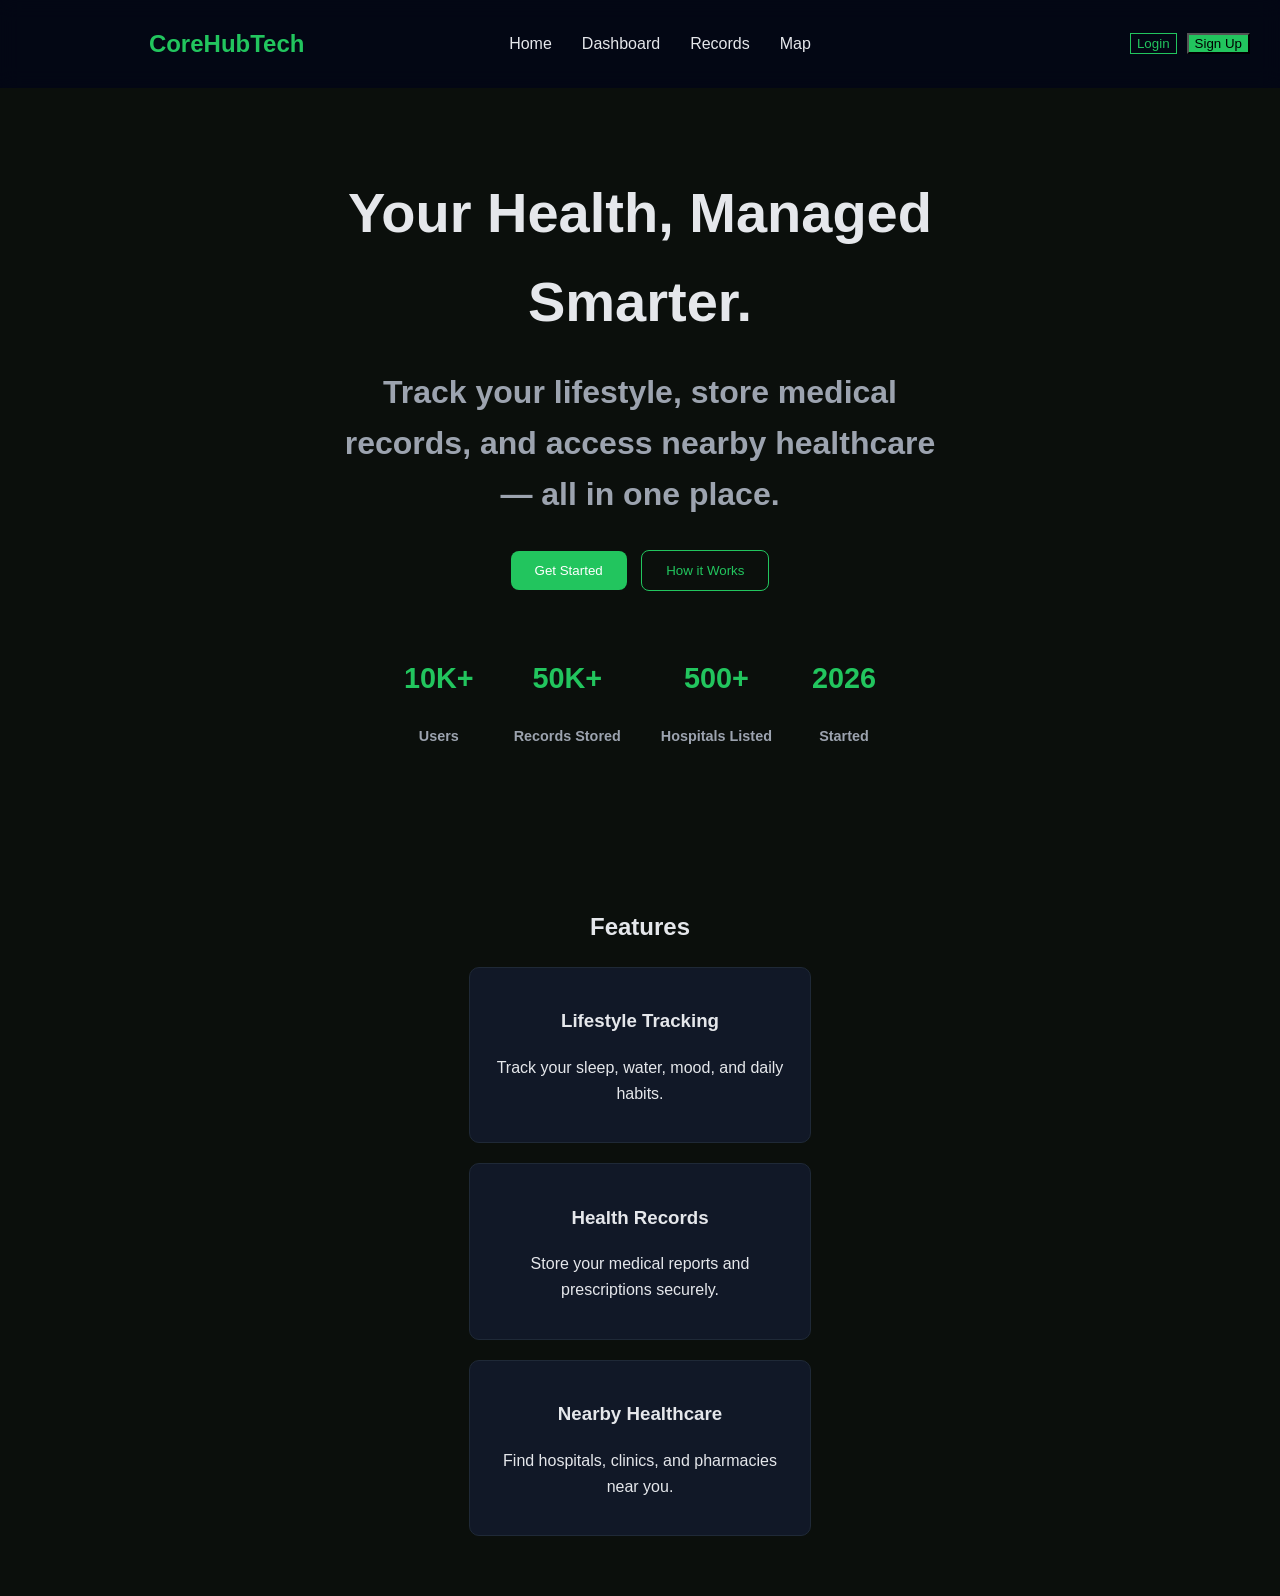
<file: index.html>
<!DOCTYPE html>
<html lang="en">
<head>
  <meta charset="UTF-8">
  <title>CoreHubTech</title>
  <meta name="viewport" content="width=device-width, initial-scale=1.0">

<link rel="stylesheet" href="style.css">

</head>

<body>

<nav class="navbar">
  
  <div class="nav-left">
    <span class="logo">CoreHubTech</span>
  </div>

  <ul class="nav-center">
    <li><a href="#">Home</a></li>
    <li><a href="#">Dashboard</a></li>
    <li><a href="#">Records</a></li>
    <li><a href="#">Map</a></li>
  </ul>

  <div class="nav-right">
    <button class="login">Login</button>
    <button class="signup">Sign Up</button>
  </div>

</nav>

<section class="hero">
  <h1>Your Health, Managed Smarter.</h1>

  <p>
    Track your lifestyle, store medical records, and access nearby healthcare — all in one place.
  </p>

  <div class="hero-buttons">
    <button class="primary-btn">Get Started</button>
    <button class="secondary-btn">How it Works</button>
  </div>

  <div class="stats">
    <div>
      <h2>10K+</h2>
      <p>Users</p>
    </div>
    <div>
      <h2>50K+</h2>
      <p>Records Stored</p>
    </div>
    <div>
      <h2>500+</h2>
      <p>Hospitals Listed</p>
    </div>
    <div>
      <h2>2026</h2>
      <p>Started</p>
    </div>
  </div>
</section>

<div class="section">
  <h2>Features</h2>

  <div class="card">
    <h3>Lifestyle Tracking</h3>
    <p>Track your sleep, water, mood, and daily habits.</p>
  </div>

  <div class="card">
    <h3>Health Records</h3>
    <p>Store your medical reports and prescriptions securely.</p>
  </div>

  <div class="card">
    <h3>Nearby Healthcare</h3>
    <p>Find hospitals, clinics, and pharmacies near you.</p>
  </div>
</div>

</body>
</html>
</file>
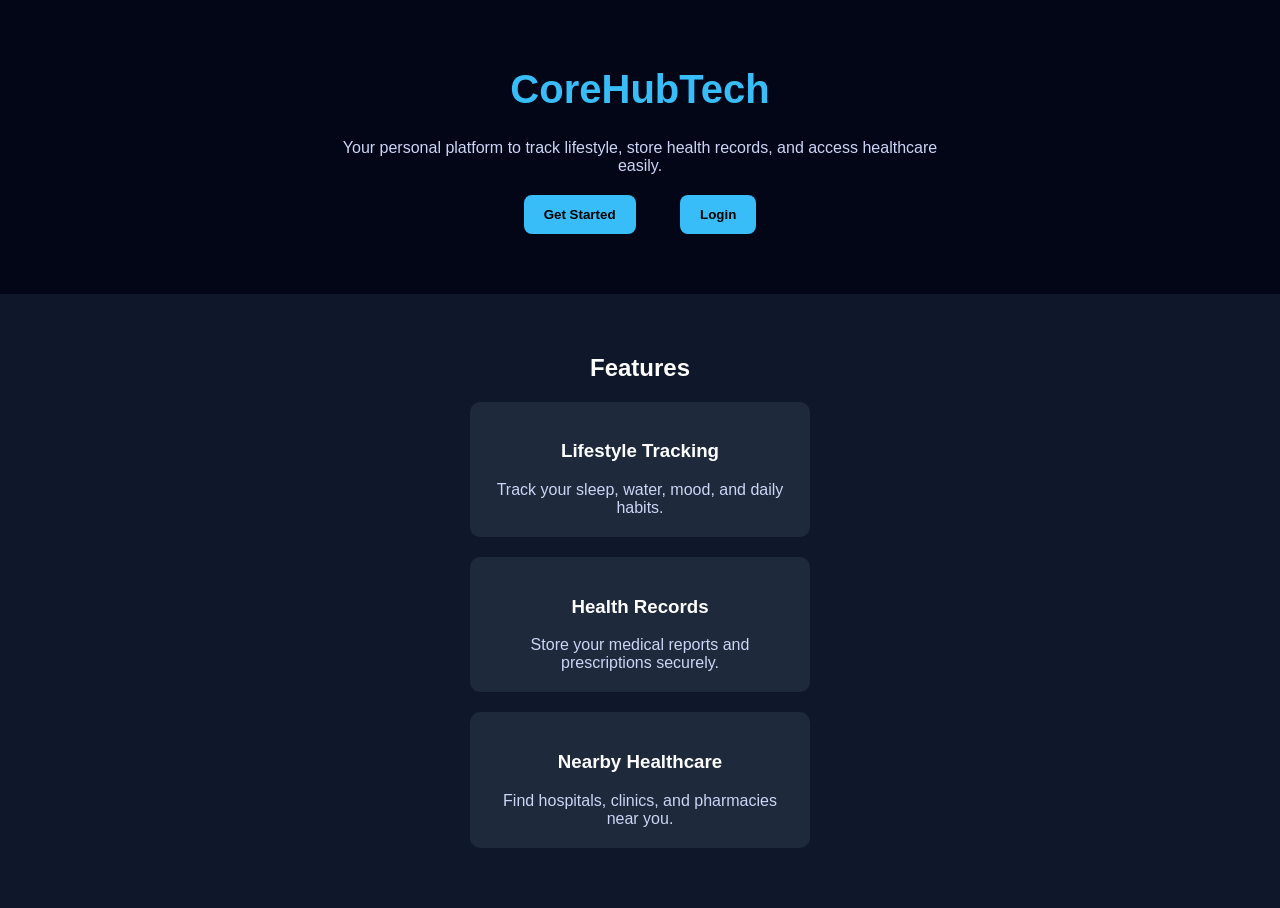
<file: CoreHub/index.html>
<!DOCTYPE html>
<html lang="en">
<head>
  <meta charset="UTF-8">
  <title>CoreHubTech</title>
  <meta name="viewport" content="width=device-width, initial-scale=1.0">

  <style>
    body {
      margin: 0;
      font-family: Arial, sans-serif;
      background: #0f172a;
      color: white;
      text-align: center;
    }

    header {
      padding: 40px;
      background: #020617;
    }

    h1 {
      font-size: 2.5rem;
      color: #38bdf8;
    }

    p {
      max-width: 600px;
      margin: auto;
      color: #cbd5f5;
    }

    .btn {
      margin: 20px;
      padding: 12px 20px;
      border: none;
      border-radius: 8px;
      background: #38bdf8;
      color: black;
      cursor: pointer;
      font-weight: bold;
    }

    .section {
      padding: 40px 20px;
    }

    .card {
      background: #1e293b;
      margin: 20px auto;
      padding: 20px;
      border-radius: 10px;
      max-width: 300px;
    }
  </style>
</head>

<body>

<header>
  <h1>CoreHubTech</h1>
  <p>Your personal platform to track lifestyle, store health records, and access healthcare easily.</p>
  <button class="btn">Get Started</button>
  <button class="btn">Login</button>
</header>

<div class="section">
  <h2>Features</h2>

  <div class="card">
    <h3>Lifestyle Tracking</h3>
    <p>Track your sleep, water, mood, and daily habits.</p>
  </div>

  <div class="card">
    <h3>Health Records</h3>
    <p>Store your medical reports and prescriptions securely.</p>
  </div>

  <div class="card">
    <h3>Nearby Healthcare</h3>
    <p>Find hospitals, clinics, and pharmacies near you.</p>
  </div>
</div>

</body>
</html>
</file>
<file: style.css>
body {
  margin: 0;
  font-family: Arial, sans-serif;
  background: #0b0f0c;
  color: #e5e7eb;
  text-align: center;
  line-height: 1.6;
}

/* Navbar */
.navbar {
  display: flex;
  align-items: center;
  justify-content: space-between;
  padding: 15px 30px;
  background: rgba(2, 6, 23, 0.8);
  backdrop-filter: blur(10px);
}

/* LEFT (logo) */
.nav-left {
  flex: 1;
}

.logo {
  font-size: 1.5rem;
  font-weight: bold;
  color: #22c55e;
}

/* CENTER (links) */
.nav-center {
  flex: 1;
  display: flex;
  justify-content: center;
  gap: 30px;
  list-style: none;
}

.nav-center a {
  text-decoration: none;
  color: #e5e7eb;
}

.nav-center a:hover {
  color: #22c55e;
}

/* RIGHT (buttons) */
.nav-right {
  flex: 1;
  display: flex;
  justify-content: flex-end;
  gap: 10px;
}

/* Buttons */
.auth-buttons button {
  margin-left: 10px;
  padding: 8px 15px;
  border-radius: 6px;
  border: none;
  cursor: pointer;
}

.login {
  background: transparent;
  border: 1px solid #22c55e;
  color: #22c55e;
}

.signup {
  background: #22c55e;
  color: black;
}

/* Header */
.hero {
  padding: 80px 20px;
  text-align: center;
}

.hero h1 {
  font-size: 3.5rem;
  max-width: 700px;
  margin: auto;
  font-weight: bold;
}

.hero p {
  margin: 20px auto;
  font-size: 2rem;
  font-weight: bold;
  color: #9ca3af;
  max-width: 600px;
  text-align: centre;
}

.hero-buttons {
  margin-top: 30px;
}

.primary-btn {
  padding: 12px 24px;
  background: #22c55e;
  color: white;
  border: none;
  border-radius: 8px;
  margin-right: 10px;
  cursor: pointer;
}

.secondary-btn {
  padding: 12px 24px;
  background: transparent;
  border: 1px solid #22c55e;
  color: #22c55e;
  border-radius: 8px;
  cursor: pointer;
}

.stats {
  margin-top: 40px;
  display: flex;
  justify-content: center;
  gap: 40px;
  flex-wrap: wrap;
}

.stats h2 {
  font-size: 1.8rem;
  color: #22c55e;
}

.stats p {
  font-size: 0.9rem;
  color: #9ca3af;
}

/* Main buttons */
.btn {
  margin: 20px;
  padding: 12px 20px;
  border: none;
  border-radius: 8px;
  background: #16a34a;
  color: white;
  cursor: pointer;
  font-weight: bold;
}

/* Sections */
.section {
  padding: 40px 20px;
}

/* Cards */
.card {
  background: #111827;
  margin: 20px auto;
  padding: 20px;
  border-radius: 10px;
  max-width: 300px;
  border: 1px solid #1f2937;
}
</file>
